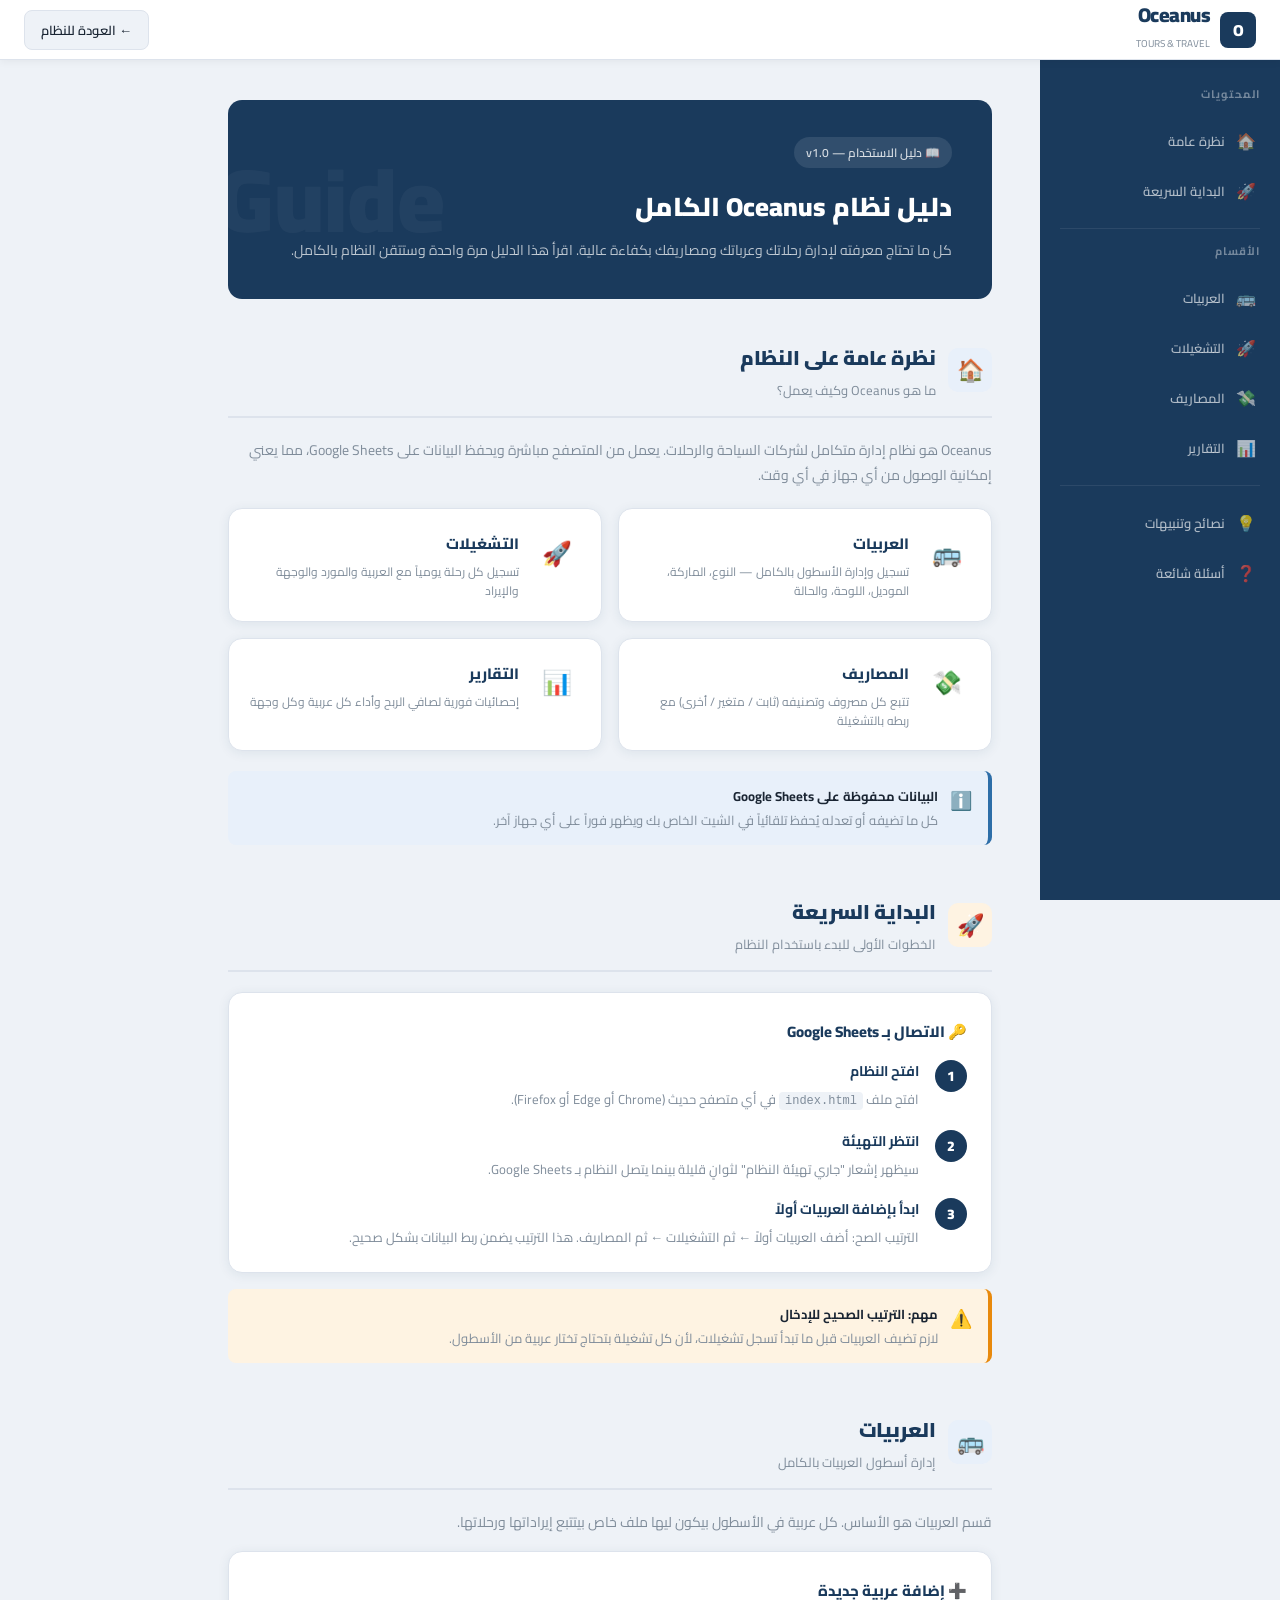
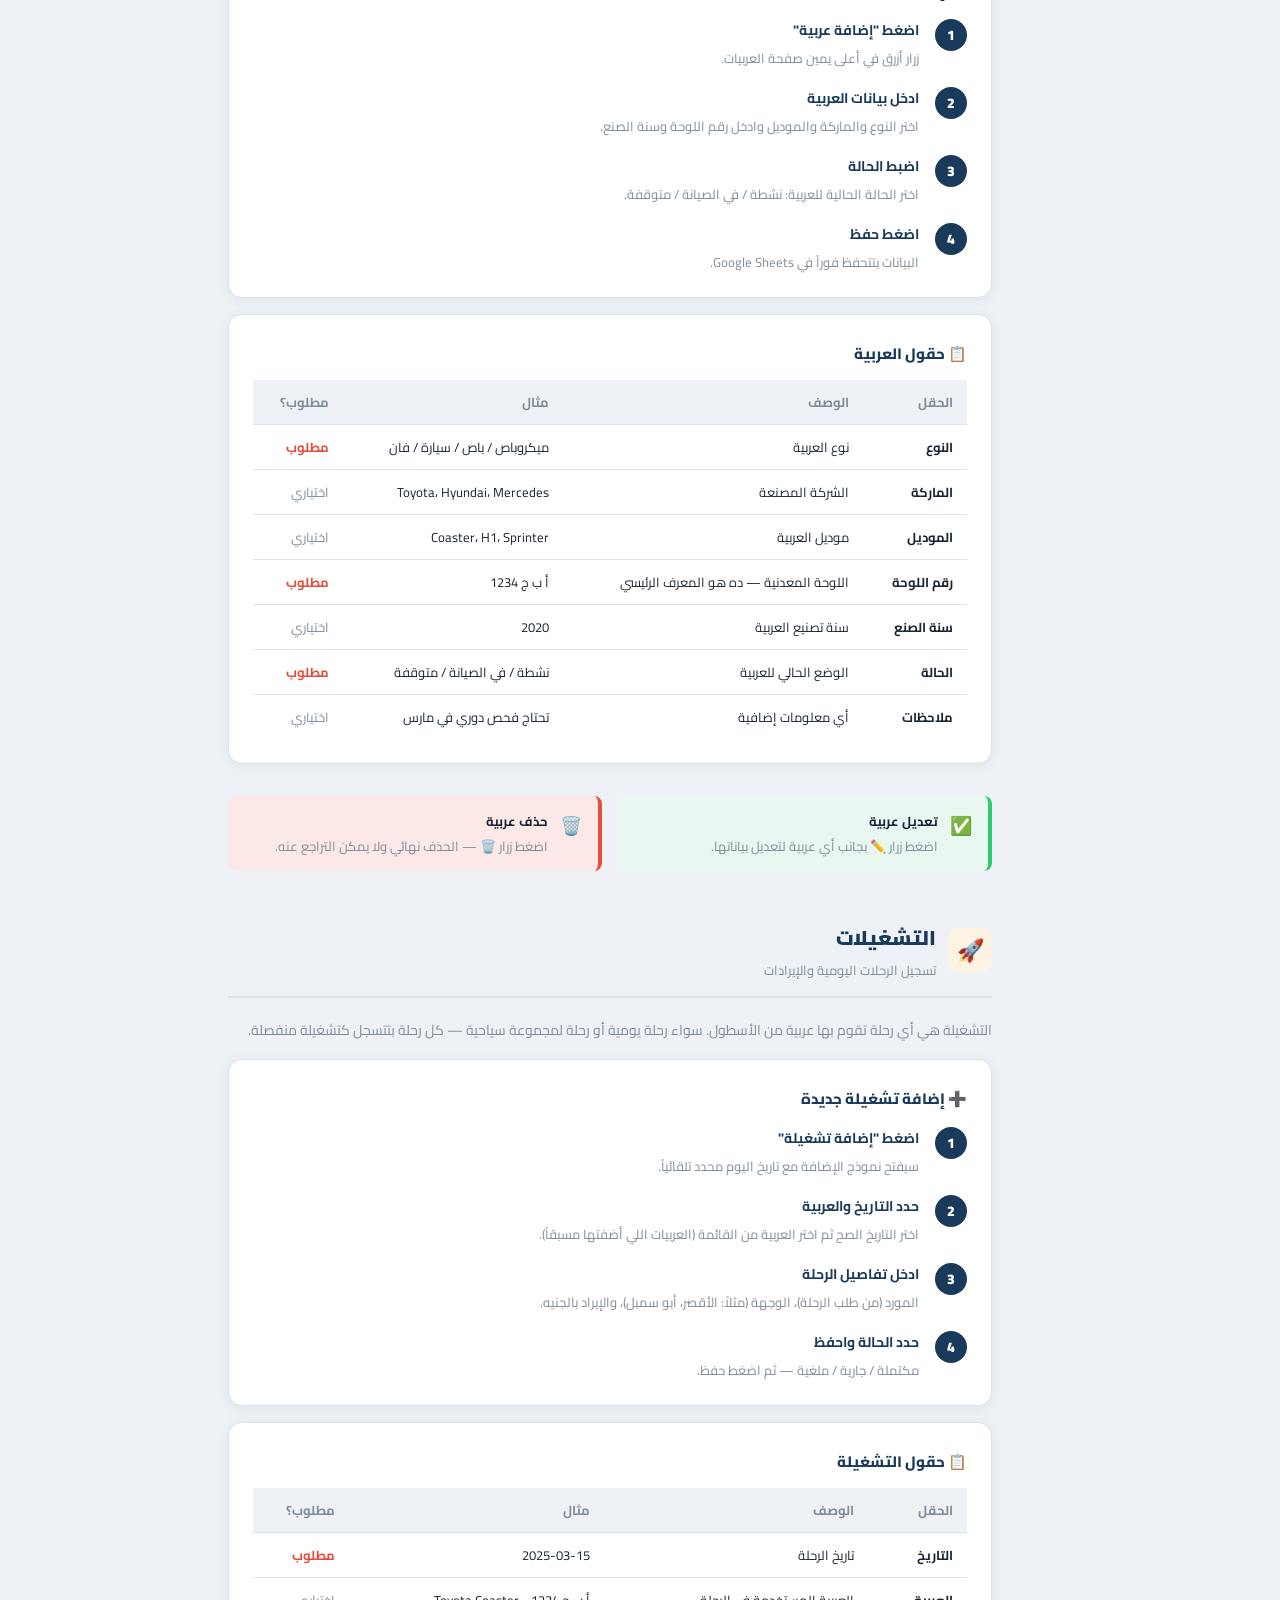
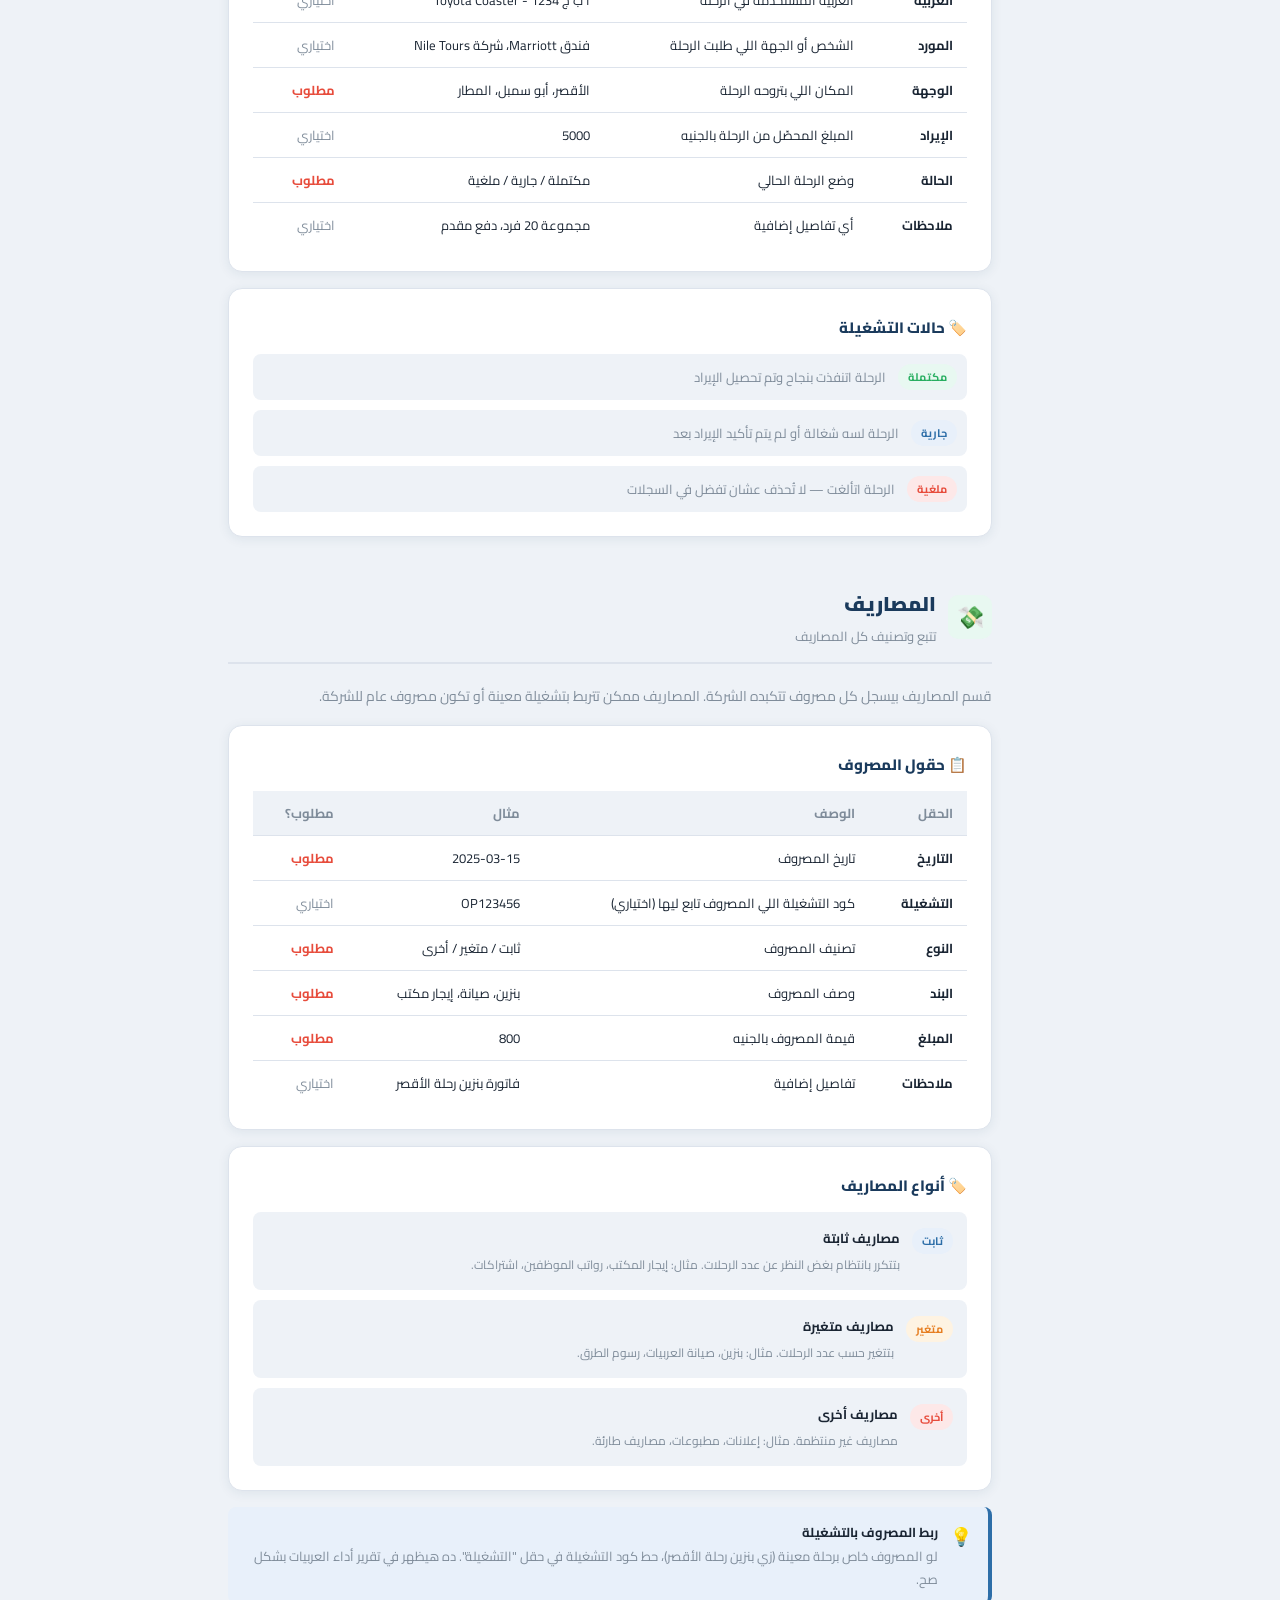
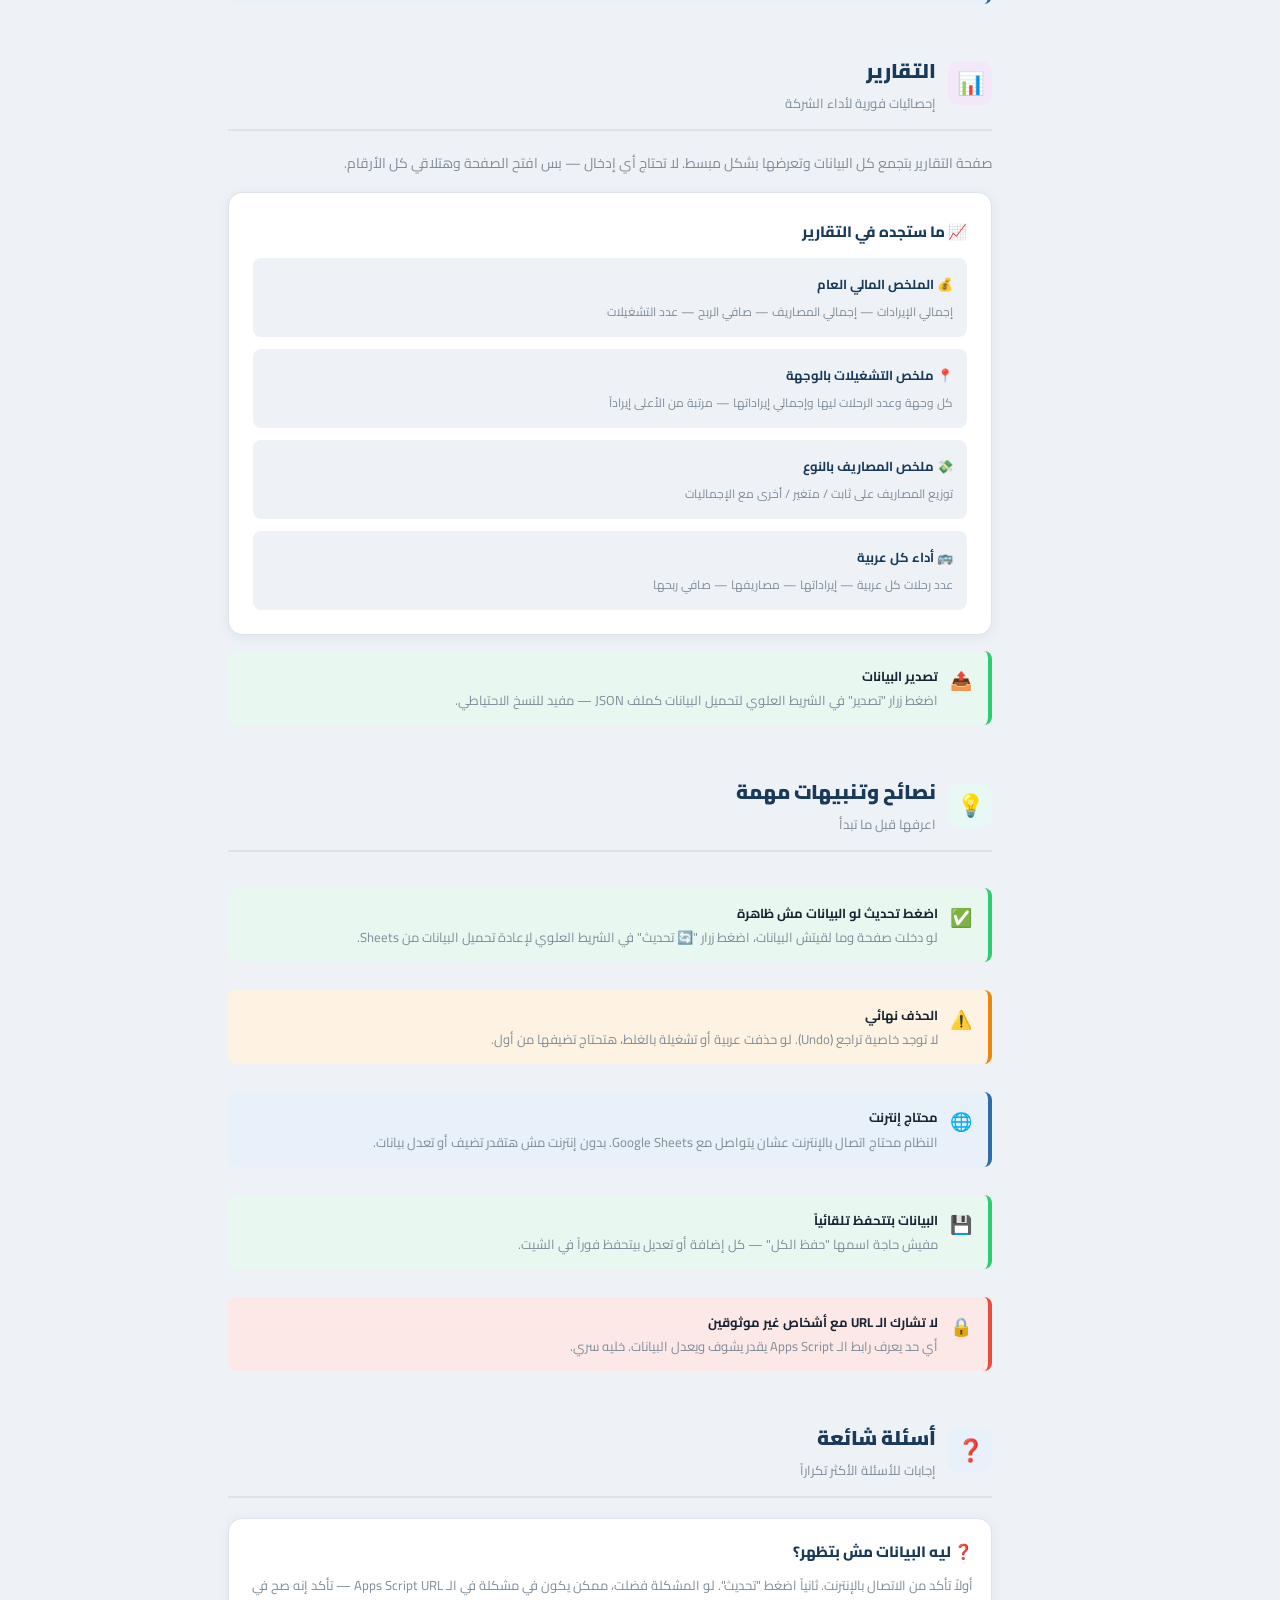
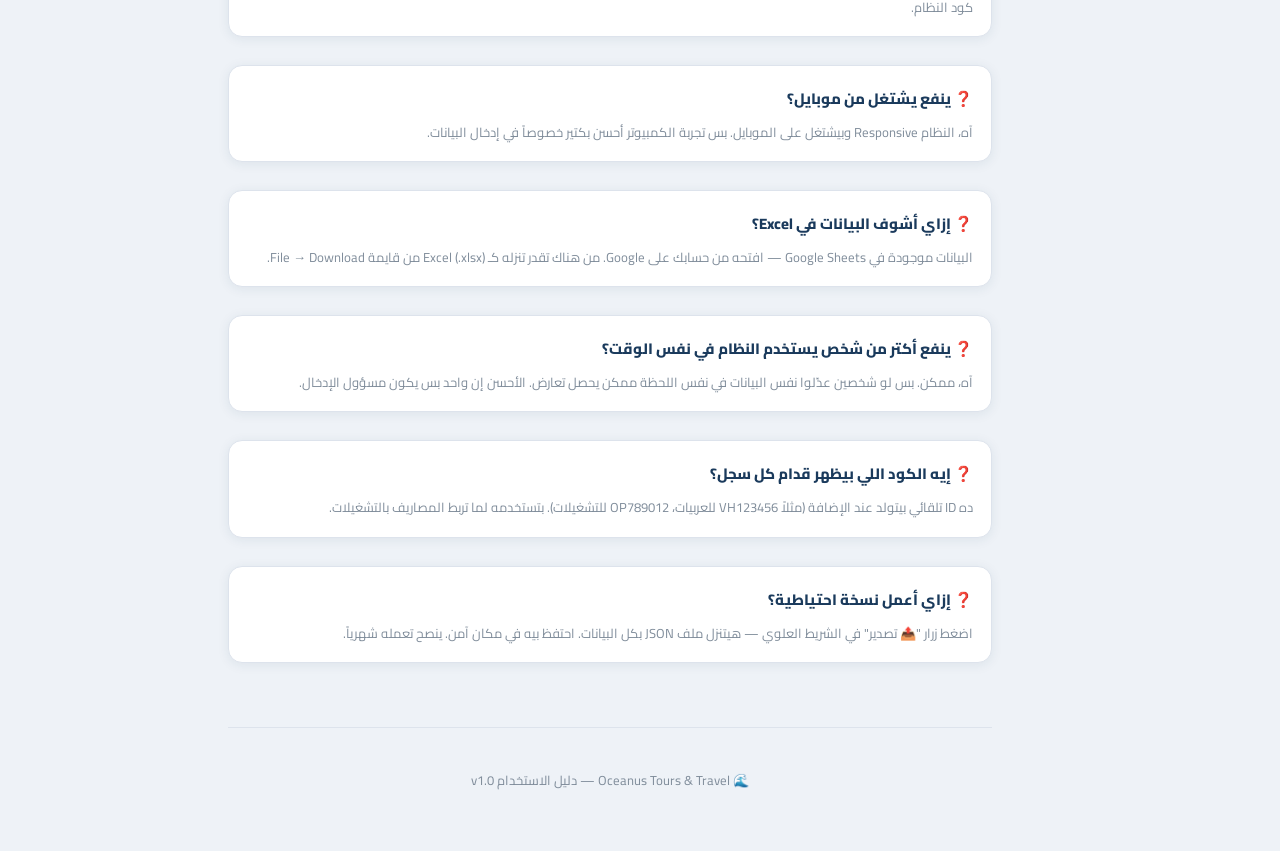
<file: guide.html>
<!DOCTYPE html>
<html lang="ar" dir="rtl">
<head>
<meta charset="UTF-8">
<meta name="viewport" content="width=device-width, initial-scale=1.0">
<title>Oceanus — دليل الاستخدام</title>
<link rel="preconnect" href="https://fonts.googleapis.com">
<link href="https://fonts.googleapis.com/css2?family=Cairo:wght@300;400;600;700;900&display=swap" rel="stylesheet">
<style>
:root {
  --primary: #1a3a5c;
  --primary-light: #234e7d;
  --accent-blue: #2d6ea8;
  --accent-orange: #e8890c;
  --accent-green: #2ecc71;
  --accent-red: #e74c3c;
  --accent-teal: #1abc9c;
  --bg: #eef2f7;
  --bg-card: #ffffff;
  --text: #1a2533;
  --text-muted: #7f8c9a;
  --border: #dde3ec;
  --shadow: 0 2px 12px rgba(26,58,92,0.08);
  --shadow-hover: 0 8px 24px rgba(26,58,92,0.15);
  --radius: 14px;
  --radius-sm: 8px;
  --topbar-height: 60px;
}
*{margin:0;padding:0;box-sizing:border-box}
body{font-family:'Cairo',sans-serif;background:var(--bg);color:var(--text);direction:rtl;min-height:100vh}

/* TOPBAR */
.topbar{position:fixed;top:0;left:0;right:0;height:var(--topbar-height);background:var(--bg-card);border-bottom:1px solid var(--border);display:flex;align-items:center;justify-content:space-between;padding:0 24px;z-index:100;box-shadow:0 2px 8px rgba(0,0,0,0.05)}
.topbar-logo{display:flex;align-items:center;gap:10px}
.logo-box{width:36px;height:36px;background:var(--primary);border-radius:8px;display:flex;align-items:center;justify-content:center;color:white;font-weight:900;font-size:16px}
.logo-text span{font-size:20px;font-weight:900;color:var(--primary);letter-spacing:-.5px;display:block;line-height:1.1}
.logo-text small{font-size:10px;color:var(--text-muted);font-weight:400}
.back-btn{display:flex;align-items:center;gap:6px;padding:7px 16px;border-radius:var(--radius-sm);border:1px solid var(--border);background:var(--bg);color:var(--text);font-family:'Cairo',sans-serif;font-size:13px;font-weight:600;cursor:pointer;text-decoration:none;transition:all .2s}
.back-btn:hover{background:var(--primary);color:white;border-color:var(--primary)}

/* LAYOUT */
.guide-layout{display:grid;grid-template-columns:240px 1fr;gap:0;margin-top:var(--topbar-height);min-height:calc(100vh - var(--topbar-height))}

/* SIDEBAR TOC */
.toc{position:sticky;top:var(--topbar-height);height:calc(100vh - var(--topbar-height));overflow-y:auto;background:var(--primary);padding:24px 0}
.toc-title{font-size:11px;font-weight:700;color:rgba(255,255,255,0.4);letter-spacing:1px;text-transform:uppercase;padding:0 20px;margin-bottom:12px}
.toc-item{display:flex;align-items:center;gap:10px;padding:10px 20px;color:rgba(255,255,255,0.65);cursor:pointer;font-size:13px;font-weight:600;border-right:3px solid transparent;transition:all .2s;text-decoration:none}
.toc-item:hover{background:rgba(255,255,255,0.08);color:white}
.toc-item.active{background:rgba(255,255,255,0.12);color:white;border-right-color:var(--accent-orange)}
.toc-item .toc-icon{font-size:16px;width:22px;text-align:center}
.toc-divider{height:1px;background:rgba(255,255,255,0.08);margin:12px 20px}

/* CONTENT */
.guide-content{padding:40px 48px;max-width:860px}

/* HERO */
.guide-hero{background:var(--primary);border-radius:var(--radius);padding:36px 40px;margin-bottom:40px;position:relative;overflow:hidden}
.guide-hero::before{content:'Guide';position:absolute;left:-10px;top:50%;transform:translateY(-50%);font-size:90px;font-weight:900;color:rgba(255,255,255,0.04);pointer-events:none}
.guide-hero h1{color:white;font-size:26px;font-weight:900;margin-bottom:8px}
.guide-hero p{color:rgba(255,255,255,0.7);font-size:14px;line-height:1.7}
.guide-hero .version{display:inline-flex;align-items:center;gap:6px;background:rgba(255,255,255,0.1);color:rgba(255,255,255,0.8);padding:4px 12px;border-radius:20px;font-size:12px;font-weight:600;margin-bottom:14px}

/* SECTION */
.guide-section{margin-bottom:48px;scroll-margin-top:80px}
.section-header{display:flex;align-items:center;gap:12px;margin-bottom:20px;padding-bottom:14px;border-bottom:2px solid var(--border)}
.section-icon{width:44px;height:44px;border-radius:10px;display:flex;align-items:center;justify-content:center;font-size:22px;flex-shrink:0}
.section-icon.blue{background:#e8f0fa}
.section-icon.orange{background:#fef3e2}
.section-icon.green{background:#e8f8f1}
.section-icon.red{background:#fde8e8}
.section-icon.purple{background:#f3e8fa}
.section-icon.teal{background:#e8f8f5}
.section-title{font-size:20px;font-weight:900;color:var(--primary)}
.section-subtitle{font-size:13px;color:var(--text-muted);margin-top:2px}

/* CARD */
.guide-card{background:var(--bg-card);border-radius:var(--radius);border:1px solid var(--border);box-shadow:var(--shadow);padding:24px;margin-bottom:16px}
.guide-card h3{font-size:15px;font-weight:800;color:var(--primary);margin-bottom:12px;display:flex;align-items:center;gap:8px}

/* STEPS */
.steps{counter-reset:step;display:flex;flex-direction:column;gap:16px}
.step{display:flex;gap:16px;align-items:flex-start}
.step-num{width:32px;height:32px;border-radius:50%;background:var(--primary);color:white;font-weight:900;font-size:14px;display:flex;align-items:center;justify-content:center;flex-shrink:0;margin-top:2px}
.step-body h4{font-size:14px;font-weight:700;color:var(--primary);margin-bottom:4px}
.step-body p{font-size:13px;color:var(--text-muted);line-height:1.7}

/* FIELDS TABLE */
.fields-table{width:100%;border-collapse:collapse;font-size:13px}
.fields-table th{background:var(--bg);color:var(--text-muted);font-weight:700;padding:10px 14px;text-align:right;border-bottom:1px solid var(--border)}
.fields-table td{padding:10px 14px;border-bottom:1px solid var(--border);color:var(--text);vertical-align:top}
.fields-table tr:last-child td{border-bottom:none}
.fields-table tr:hover td{background:#f8fafc}
.required{color:var(--accent-red);font-weight:700}
.optional{color:var(--text-muted)}

/* BADGE */
.badge{display:inline-flex;align-items:center;padding:3px 10px;border-radius:20px;font-size:11px;font-weight:700}
.badge-green{background:#e8f8f1;color:#27ae60}
.badge-orange{background:#fef3e2;color:#e67e22}
.badge-red{background:#fde8e8;color:#e74c3c}
.badge-blue{background:#e8f0fa;color:#2d6ea8}

/* TIP */
.tip{display:flex;gap:12px;padding:14px 16px;border-radius:var(--radius-sm);margin-top:16px;font-size:13px;line-height:1.7}
.tip.info{background:#e8f0fa;border-right:4px solid var(--accent-blue)}
.tip.warning{background:#fef3e2;border-right:4px solid var(--accent-orange)}
.tip.success{background:#e8f8f1;border-right:4px solid var(--accent-green)}
.tip.danger{background:#fde8e8;border-right:4px solid var(--accent-red)}
.tip-icon{font-size:18px;flex-shrink:0;margin-top:1px}
.tip-body strong{display:block;font-weight:700;margin-bottom:2px;color:var(--text)}
.tip-body span{color:var(--text-muted)}

/* GRID */
.info-grid{display:grid;grid-template-columns:1fr 1fr;gap:16px}
@media(max-width:640px){.info-grid{grid-template-columns:1fr}}

/* MODULE CARD */
.module-card{background:var(--bg-card);border-radius:var(--radius);border:1px solid var(--border);box-shadow:var(--shadow);padding:20px;display:flex;align-items:flex-start;gap:14px;transition:box-shadow .2s}
.module-card:hover{box-shadow:var(--shadow-hover)}
.module-card .m-icon{width:48px;height:48px;border-radius:10px;display:flex;align-items:center;justify-content:center;font-size:24px;flex-shrink:0}
.module-card .m-info h4{font-size:15px;font-weight:800;color:var(--primary);margin-bottom:4px}
.module-card .m-info p{font-size:12px;color:var(--text-muted);line-height:1.6}

/* SHORTCUT */
.shortcuts{display:grid;grid-template-columns:1fr 1fr;gap:10px}
.shortcut{display:flex;align-items:center;justify-content:space-between;padding:10px 14px;background:var(--bg);border-radius:var(--radius-sm);font-size:13px}
.shortcut span{color:var(--text-muted)}
.kbd{background:var(--bg-card);border:1px solid var(--border);border-radius:4px;padding:2px 8px;font-size:12px;font-weight:700;color:var(--primary);box-shadow:0 1px 3px rgba(0,0,0,0.1)}

@media(max-width:900px){
  .guide-layout{grid-template-columns:1fr}
  .toc{display:none}
  .guide-content{padding:24px 20px}
}
</style>
</head>
<body>

<!-- TOPBAR -->
<div class="topbar">
  <div class="topbar-logo">
    <div class="logo-box">O</div>
    <div class="logo-text">
      <span>Oceanus</span>
      <small>TOURS & TRAVEL</small>
    </div>
  </div>
  <a href="index.html" class="back-btn">← العودة للنظام</a>
</div>

<div class="guide-layout">

  <!-- TOC SIDEBAR -->
  <nav class="toc">
    <div class="toc-title">المحتويات</div>
    <a class="toc-item active" href="#overview" onclick="setActive(this)"><span class="toc-icon">🏠</span> نظرة عامة</a>
    <a class="toc-item" href="#start" onclick="setActive(this)"><span class="toc-icon">🚀</span> البداية السريعة</a>
    <div class="toc-divider"></div>
    <div class="toc-title">الأقسام</div>
    <a class="toc-item" href="#vehicles" onclick="setActive(this)"><span class="toc-icon">🚌</span> العربيات</a>
    <a class="toc-item" href="#operations" onclick="setActive(this)"><span class="toc-icon">🚀</span> التشغيلات</a>
    <a class="toc-item" href="#expenses" onclick="setActive(this)"><span class="toc-icon">💸</span> المصاريف</a>
    <a class="toc-item" href="#reports" onclick="setActive(this)"><span class="toc-icon">📊</span> التقارير</a>
    <div class="toc-divider"></div>
    <a class="toc-item" href="#tips" onclick="setActive(this)"><span class="toc-icon">💡</span> نصائح وتنبيهات</a>
    <a class="toc-item" href="#faq" onclick="setActive(this)"><span class="toc-icon">❓</span> أسئلة شائعة</a>
  </nav>

  <!-- MAIN CONTENT -->
  <main class="guide-content">

    <!-- HERO -->
    <div class="guide-hero">
      <div class="version">📖 دليل الاستخدام — v1.0</div>
      <h1>دليل نظام Oceanus الكامل</h1>
      <p>كل ما تحتاج معرفته لإدارة رحلاتك وعرباتك ومصاريفك بكفاءة عالية. اقرأ هذا الدليل مرة واحدة وستتقن النظام بالكامل.</p>
    </div>

    <!-- OVERVIEW -->
    <section class="guide-section" id="overview">
      <div class="section-header">
        <div class="section-icon blue">🏠</div>
        <div>
          <div class="section-title">نظرة عامة على النظام</div>
          <div class="section-subtitle">ما هو Oceanus وكيف يعمل؟</div>
        </div>
      </div>

      <p style="font-size:14px;line-height:1.8;color:var(--text-muted);margin-bottom:20px">
        Oceanus هو نظام إدارة متكامل لشركات السياحة والرحلات. يعمل من المتصفح مباشرة ويحفظ البيانات على Google Sheets، مما يعني إمكانية الوصول من أي جهاز في أي وقت.
      </p>

      <div class="info-grid">
        <div class="module-card">
          <div class="m-icon blue">🚌</div>
          <div class="m-info"><h4>العربيات</h4><p>تسجيل وإدارة الأسطول بالكامل — النوع، الماركة، الموديل، اللوحة، والحالة</p></div>
        </div>
        <div class="module-card">
          <div class="m-icon orange">🚀</div>
          <div class="m-info"><h4>التشغيلات</h4><p>تسجيل كل رحلة يومياً مع العربية والمورد والوجهة والإيراد</p></div>
        </div>
        <div class="module-card">
          <div class="m-icon green">💸</div>
          <div class="m-info"><h4>المصاريف</h4><p>تتبع كل مصروف وتصنيفه (ثابت / متغير / أخرى) مع ربطه بالتشغيلة</p></div>
        </div>
        <div class="module-card">
          <div class="m-icon purple">📊</div>
          <div class="m-info"><h4>التقارير</h4><p>إحصائيات فورية لصافي الربح وأداء كل عربية وكل وجهة</p></div>
        </div>
      </div>

      <div class="tip info" style="margin-top:20px">
        <span class="tip-icon">ℹ️</span>
        <div class="tip-body">
          <strong>البيانات محفوظة على Google Sheets</strong>
          <span>كل ما تضيفه أو تعدله يُحفظ تلقائياً في الشيت الخاص بك ويظهر فوراً على أي جهاز آخر.</span>
        </div>
      </div>
    </section>

    <!-- START -->
    <section class="guide-section" id="start">
      <div class="section-header">
        <div class="section-icon orange">🚀</div>
        <div>
          <div class="section-title">البداية السريعة</div>
          <div class="section-subtitle">الخطوات الأولى للبدء باستخدام النظام</div>
        </div>
      </div>

      <div class="guide-card">
        <h3>🔑 الاتصال بـ Google Sheets</h3>
        <div class="steps">
          <div class="step">
            <div class="step-num">1</div>
            <div class="step-body">
              <h4>افتح النظام</h4>
              <p>افتح ملف <code style="background:var(--bg);padding:2px 6px;border-radius:4px;font-size:12px">index.html</code> في أي متصفح حديث (Chrome أو Edge أو Firefox).</p>
            </div>
          </div>
          <div class="step">
            <div class="step-num">2</div>
            <div class="step-body">
              <h4>انتظر التهيئة</h4>
              <p>سيظهر إشعار "جاري تهيئة النظام" لثوانٍ قليلة بينما يتصل النظام بـ Google Sheets.</p>
            </div>
          </div>
          <div class="step">
            <div class="step-num">3</div>
            <div class="step-body">
              <h4>ابدأ بإضافة العربيات أولاً</h4>
              <p>الترتيب الصح: أضف العربيات أولاً ← ثم التشغيلات ← ثم المصاريف. هذا الترتيب يضمن ربط البيانات بشكل صحيح.</p>
            </div>
          </div>
        </div>
      </div>

      <div class="tip warning">
        <span class="tip-icon">⚠️</span>
        <div class="tip-body">
          <strong>مهم: الترتيب الصحيح للإدخال</strong>
          <span>لازم تضيف العربيات قبل ما تبدأ تسجل تشغيلات، لأن كل تشغيلة بتحتاج تختار عربية من الأسطول.</span>
        </div>
      </div>
    </section>

    <!-- VEHICLES -->
    <section class="guide-section" id="vehicles">
      <div class="section-header">
        <div class="section-icon blue">🚌</div>
        <div>
          <div class="section-title">العربيات</div>
          <div class="section-subtitle">إدارة أسطول العربيات بالكامل</div>
        </div>
      </div>

      <p style="font-size:14px;line-height:1.8;color:var(--text-muted);margin-bottom:16px">
        قسم العربيات هو الأساس. كل عربية في الأسطول بيكون ليها ملف خاص بيتتبع إيراداتها ورحلاتها.
      </p>

      <div class="guide-card">
        <h3>➕ إضافة عربية جديدة</h3>
        <div class="steps">
          <div class="step">
            <div class="step-num">1</div>
            <div class="step-body"><h4>اضغط "إضافة عربية"</h4><p>زرار أزرق في أعلى يمين صفحة العربيات.</p></div>
          </div>
          <div class="step">
            <div class="step-num">2</div>
            <div class="step-body"><h4>ادخل بيانات العربية</h4><p>اختر النوع والماركة والموديل وادخل رقم اللوحة وسنة الصنع.</p></div>
          </div>
          <div class="step">
            <div class="step-num">3</div>
            <div class="step-body"><h4>اضبط الحالة</h4><p>اختر الحالة الحالية للعربية: نشطة / في الصيانة / متوقفة.</p></div>
          </div>
          <div class="step">
            <div class="step-num">4</div>
            <div class="step-body"><h4>اضغط حفظ</h4><p>البيانات بتتحفظ فوراً في Google Sheets.</p></div>
          </div>
        </div>
      </div>

      <div class="guide-card">
        <h3>📋 حقول العربية</h3>
        <table class="fields-table">
          <thead><tr><th>الحقل</th><th>الوصف</th><th>مثال</th><th>مطلوب؟</th></tr></thead>
          <tbody>
            <tr><td><strong>النوع</strong></td><td>نوع العربية</td><td>ميكروباص / باص / سيارة / فان</td><td><span class="required">مطلوب</span></td></tr>
            <tr><td><strong>الماركة</strong></td><td>الشركة المصنعة</td><td>Toyota، Hyundai، Mercedes</td><td><span class="optional">اختياري</span></td></tr>
            <tr><td><strong>الموديل</strong></td><td>موديل العربية</td><td>Coaster، H1، Sprinter</td><td><span class="optional">اختياري</span></td></tr>
            <tr><td><strong>رقم اللوحة</strong></td><td>اللوحة المعدنية — ده هو المعرف الرئيسي</td><td>أ ب ج 1234</td><td><span class="required">مطلوب</span></td></tr>
            <tr><td><strong>سنة الصنع</strong></td><td>سنة تصنيع العربية</td><td>2020</td><td><span class="optional">اختياري</span></td></tr>
            <tr><td><strong>الحالة</strong></td><td>الوضع الحالي للعربية</td><td>نشطة / في الصيانة / متوقفة</td><td><span class="required">مطلوب</span></td></tr>
            <tr><td><strong>ملاحظات</strong></td><td>أي معلومات إضافية</td><td>تحتاج فحص دوري في مارس</td><td><span class="optional">اختياري</span></td></tr>
          </tbody>
        </table>
      </div>

      <div class="info-grid">
        <div class="tip success">
          <span class="tip-icon">✅</span>
          <div class="tip-body"><strong>تعديل عربية</strong><span>اضغط زرار ✏️ بجانب أي عربية لتعديل بياناتها.</span></div>
        </div>
        <div class="tip danger">
          <span class="tip-icon">🗑️</span>
          <div class="tip-body"><strong>حذف عربية</strong><span>اضغط زرار 🗑️ — الحذف نهائي ولا يمكن التراجع عنه.</span></div>
        </div>
      </div>
    </section>

    <!-- OPERATIONS -->
    <section class="guide-section" id="operations">
      <div class="section-header">
        <div class="section-icon orange">🚀</div>
        <div>
          <div class="section-title">التشغيلات</div>
          <div class="section-subtitle">تسجيل الرحلات اليومية والإيرادات</div>
        </div>
      </div>

      <p style="font-size:14px;line-height:1.8;color:var(--text-muted);margin-bottom:16px">
        التشغيلة هي أي رحلة تقوم بها عربية من الأسطول. سواء رحلة يومية أو رحلة لمجموعة سياحية — كل رحلة بتتسجل كتشغيلة منفصلة.
      </p>

      <div class="guide-card">
        <h3>➕ إضافة تشغيلة جديدة</h3>
        <div class="steps">
          <div class="step">
            <div class="step-num">1</div>
            <div class="step-body"><h4>اضغط "إضافة تشغيلة"</h4><p>سيفتح نموذج الإضافة مع تاريخ اليوم محدد تلقائياً.</p></div>
          </div>
          <div class="step">
            <div class="step-num">2</div>
            <div class="step-body"><h4>حدد التاريخ والعربية</h4><p>اختر التاريخ الصح ثم اختر العربية من القائمة (العربيات اللي أضفتها مسبقاً).</p></div>
          </div>
          <div class="step">
            <div class="step-num">3</div>
            <div class="step-body"><h4>ادخل تفاصيل الرحلة</h4><p>المورد (من طلب الرحلة)، الوجهة (مثلاً: الأقصر، أبو سمبل)، والإيراد بالجنيه.</p></div>
          </div>
          <div class="step">
            <div class="step-num">4</div>
            <div class="step-body"><h4>حدد الحالة واحفظ</h4><p>مكتملة / جارية / ملغية — ثم اضغط حفظ.</p></div>
          </div>
        </div>
      </div>

      <div class="guide-card">
        <h3>📋 حقول التشغيلة</h3>
        <table class="fields-table">
          <thead><tr><th>الحقل</th><th>الوصف</th><th>مثال</th><th>مطلوب؟</th></tr></thead>
          <tbody>
            <tr><td><strong>التاريخ</strong></td><td>تاريخ الرحلة</td><td>2025-03-15</td><td><span class="required">مطلوب</span></td></tr>
            <tr><td><strong>العربية</strong></td><td>العربية المستخدمة في الرحلة</td><td>أ ب ج 1234 - Toyota Coaster</td><td><span class="optional">اختياري</span></td></tr>
            <tr><td><strong>المورد</strong></td><td>الشخص أو الجهة اللي طلبت الرحلة</td><td>فندق Marriott، شركة Nile Tours</td><td><span class="optional">اختياري</span></td></tr>
            <tr><td><strong>الوجهة</strong></td><td>المكان اللي بتروحه الرحلة</td><td>الأقصر، أبو سمبل، المطار</td><td><span class="required">مطلوب</span></td></tr>
            <tr><td><strong>الإيراد</strong></td><td>المبلغ المحصّل من الرحلة بالجنيه</td><td>5000</td><td><span class="optional">اختياري</span></td></tr>
            <tr><td><strong>الحالة</strong></td><td>وضع الرحلة الحالي</td><td>مكتملة / جارية / ملغية</td><td><span class="required">مطلوب</span></td></tr>
            <tr><td><strong>ملاحظات</strong></td><td>أي تفاصيل إضافية</td><td>مجموعة 20 فرد، دفع مقدم</td><td><span class="optional">اختياري</span></td></tr>
          </tbody>
        </table>
      </div>

      <div class="guide-card">
        <h3>🏷️ حالات التشغيلة</h3>
        <div style="display:flex;flex-direction:column;gap:10px">
          <div style="display:flex;align-items:center;gap:12px;padding:10px;background:var(--bg);border-radius:var(--radius-sm)">
            <span class="badge badge-green">مكتملة</span>
            <span style="font-size:13px;color:var(--text-muted)">الرحلة اتنفذت بنجاح وتم تحصيل الإيراد</span>
          </div>
          <div style="display:flex;align-items:center;gap:12px;padding:10px;background:var(--bg);border-radius:var(--radius-sm)">
            <span class="badge badge-blue">جارية</span>
            <span style="font-size:13px;color:var(--text-muted)">الرحلة لسه شغالة أو لم يتم تأكيد الإيراد بعد</span>
          </div>
          <div style="display:flex;align-items:center;gap:12px;padding:10px;background:var(--bg);border-radius:var(--radius-sm)">
            <span class="badge badge-red">ملغية</span>
            <span style="font-size:13px;color:var(--text-muted)">الرحلة اتألغت — لا تُحذف عشان تفضل في السجلات</span>
          </div>
        </div>
      </div>
    </section>

    <!-- EXPENSES -->
    <section class="guide-section" id="expenses">
      <div class="section-header">
        <div class="section-icon green">💸</div>
        <div>
          <div class="section-title">المصاريف</div>
          <div class="section-subtitle">تتبع وتصنيف كل المصاريف</div>
        </div>
      </div>

      <p style="font-size:14px;line-height:1.8;color:var(--text-muted);margin-bottom:16px">
        قسم المصاريف بيسجل كل مصروف تتكبده الشركة. المصاريف ممكن تتربط بتشغيلة معينة أو تكون مصروف عام للشركة.
      </p>

      <div class="guide-card">
        <h3>📋 حقول المصروف</h3>
        <table class="fields-table">
          <thead><tr><th>الحقل</th><th>الوصف</th><th>مثال</th><th>مطلوب؟</th></tr></thead>
          <tbody>
            <tr><td><strong>التاريخ</strong></td><td>تاريخ المصروف</td><td>2025-03-15</td><td><span class="required">مطلوب</span></td></tr>
            <tr><td><strong>التشغيلة</strong></td><td>كود التشغيلة اللي المصروف تابع ليها (اختياري)</td><td>OP123456</td><td><span class="optional">اختياري</span></td></tr>
            <tr><td><strong>النوع</strong></td><td>تصنيف المصروف</td><td>ثابت / متغير / أخرى</td><td><span class="required">مطلوب</span></td></tr>
            <tr><td><strong>البند</strong></td><td>وصف المصروف</td><td>بنزين، صيانة، إيجار مكتب</td><td><span class="required">مطلوب</span></td></tr>
            <tr><td><strong>المبلغ</strong></td><td>قيمة المصروف بالجنيه</td><td>800</td><td><span class="required">مطلوب</span></td></tr>
            <tr><td><strong>ملاحظات</strong></td><td>تفاصيل إضافية</td><td>فاتورة بنزين رحلة الأقصر</td><td><span class="optional">اختياري</span></td></tr>
          </tbody>
        </table>
      </div>

      <div class="guide-card">
        <h3>🏷️ أنواع المصاريف</h3>
        <div style="display:flex;flex-direction:column;gap:10px">
          <div style="display:flex;align-items:flex-start;gap:12px;padding:14px;background:var(--bg);border-radius:var(--radius-sm)">
            <span class="badge badge-blue" style="margin-top:2px">ثابت</span>
            <div>
              <div style="font-size:13px;font-weight:700;color:var(--text);margin-bottom:3px">مصاريف ثابتة</div>
              <div style="font-size:12px;color:var(--text-muted)">بتتكرر بانتظام بغض النظر عن عدد الرحلات. مثال: إيجار المكتب، رواتب الموظفين، اشتراكات.</div>
            </div>
          </div>
          <div style="display:flex;align-items:flex-start;gap:12px;padding:14px;background:var(--bg);border-radius:var(--radius-sm)">
            <span class="badge badge-orange" style="margin-top:2px">متغير</span>
            <div>
              <div style="font-size:13px;font-weight:700;color:var(--text);margin-bottom:3px">مصاريف متغيرة</div>
              <div style="font-size:12px;color:var(--text-muted)">بتتغير حسب عدد الرحلات. مثال: بنزين، صيانة العربيات، رسوم الطرق.</div>
            </div>
          </div>
          <div style="display:flex;align-items:flex-start;gap:12px;padding:14px;background:var(--bg);border-radius:var(--radius-sm)">
            <span class="badge badge-red" style="margin-top:2px">أخرى</span>
            <div>
              <div style="font-size:13px;font-weight:700;color:var(--text);margin-bottom:3px">مصاريف أخرى</div>
              <div style="font-size:12px;color:var(--text-muted)">مصاريف غير منتظمة. مثال: إعلانات، مطبوعات، مصاريف طارئة.</div>
            </div>
          </div>
        </div>
      </div>

      <div class="tip info">
        <span class="tip-icon">💡</span>
        <div class="tip-body">
          <strong>ربط المصروف بالتشغيلة</strong>
          <span>لو المصروف خاص برحلة معينة (زي بنزين رحلة الأقصر)، حط كود التشغيلة في حقل "التشغيلة". ده هيظهر في تقرير أداء العربيات بشكل صح.</span>
        </div>
      </div>
    </section>

    <!-- REPORTS -->
    <section class="guide-section" id="reports">
      <div class="section-header">
        <div class="section-icon purple">📊</div>
        <div>
          <div class="section-title">التقارير</div>
          <div class="section-subtitle">إحصائيات فورية لأداء الشركة</div>
        </div>
      </div>

      <p style="font-size:14px;line-height:1.8;color:var(--text-muted);margin-bottom:16px">
        صفحة التقارير بتجمع كل البيانات وتعرضها بشكل مبسط. لا تحتاج أي إدخال — بس افتح الصفحة وهتلاقي كل الأرقام.
      </p>

      <div class="guide-card">
        <h3>📈 ما ستجده في التقارير</h3>
        <div style="display:flex;flex-direction:column;gap:12px">
          <div style="padding:14px;background:var(--bg);border-radius:var(--radius-sm)">
            <div style="font-size:13px;font-weight:700;color:var(--primary);margin-bottom:4px">💰 الملخص المالي العام</div>
            <div style="font-size:12px;color:var(--text-muted)">إجمالي الإيرادات — إجمالي المصاريف — صافي الربح — عدد التشغيلات</div>
          </div>
          <div style="padding:14px;background:var(--bg);border-radius:var(--radius-sm)">
            <div style="font-size:13px;font-weight:700;color:var(--primary);margin-bottom:4px">📍 ملخص التشغيلات بالوجهة</div>
            <div style="font-size:12px;color:var(--text-muted)">كل وجهة وعدد الرحلات ليها وإجمالي إيراداتها — مرتبة من الأعلى إيراداً</div>
          </div>
          <div style="padding:14px;background:var(--bg);border-radius:var(--radius-sm)">
            <div style="font-size:13px;font-weight:700;color:var(--primary);margin-bottom:4px">💸 ملخص المصاريف بالنوع</div>
            <div style="font-size:12px;color:var(--text-muted)">توزيع المصاريف على ثابت / متغير / أخرى مع الإجماليات</div>
          </div>
          <div style="padding:14px;background:var(--bg);border-radius:var(--radius-sm)">
            <div style="font-size:13px;font-weight:700;color:var(--primary);margin-bottom:4px">🚌 أداء كل عربية</div>
            <div style="font-size:12px;color:var(--text-muted)">عدد رحلات كل عربية — إيراداتها — مصاريفها — صافي ربحها</div>
          </div>
        </div>
      </div>

      <div class="tip success">
        <span class="tip-icon">📤</span>
        <div class="tip-body">
          <strong>تصدير البيانات</strong>
          <span>اضغط زرار "تصدير" في الشريط العلوي لتحميل البيانات كملف JSON — مفيد للنسخ الاحتياطي.</span>
        </div>
      </div>
    </section>

    <!-- TIPS -->
    <section class="guide-section" id="tips">
      <div class="section-header">
        <div class="section-icon teal">💡</div>
        <div>
          <div class="section-title">نصائح وتنبيهات مهمة</div>
          <div class="section-subtitle">اعرفها قبل ما تبدأ</div>
        </div>
      </div>

      <div style="display:flex;flex-direction:column;gap:12px">
        <div class="tip success">
          <span class="tip-icon">✅</span>
          <div class="tip-body"><strong>اضغط تحديث لو البيانات مش ظاهرة</strong><span>لو دخلت صفحة وما لقيتش البيانات، اضغط زرار "🔄 تحديث" في الشريط العلوي لإعادة تحميل البيانات من Sheets.</span></div>
        </div>
        <div class="tip warning">
          <span class="tip-icon">⚠️</span>
          <div class="tip-body"><strong>الحذف نهائي</strong><span>لا توجد خاصية تراجع (Undo). لو حذفت عربية أو تشغيلة بالغلط، هتحتاج تضيفها من أول.</span></div>
        </div>
        <div class="tip info">
          <span class="tip-icon">🌐</span>
          <div class="tip-body"><strong>محتاج إنترنت</strong><span>النظام محتاج اتصال بالإنترنت عشان يتواصل مع Google Sheets. بدون إنترنت مش هتقدر تضيف أو تعدل بيانات.</span></div>
        </div>
        <div class="tip success">
          <span class="tip-icon">💾</span>
          <div class="tip-body"><strong>البيانات بتتحفظ تلقائياً</strong><span>مفيش حاجة اسمها "حفظ الكل" — كل إضافة أو تعديل بيتحفظ فوراً في الشيت.</span></div>
        </div>
        <div class="tip danger">
          <span class="tip-icon">🔒</span>
          <div class="tip-body"><strong>لا تشارك الـ URL مع أشخاص غير موثوقين</strong><span>أي حد يعرف رابط الـ Apps Script يقدر يشوف ويعدل البيانات. خليه سري.</span></div>
        </div>
      </div>
    </section>

    <!-- FAQ -->
    <section class="guide-section" id="faq">
      <div class="section-header">
        <div class="section-icon blue">❓</div>
        <div>
          <div class="section-title">أسئلة شائعة</div>
          <div class="section-subtitle">إجابات للأسئلة الأكثر تكراراً</div>
        </div>
      </div>

      <div style="display:flex;flex-direction:column;gap:12px">
        <div class="guide-card" style="padding:18px">
          <h3 style="margin-bottom:8px">❓ ليه البيانات مش بتظهر؟</h3>
          <p style="font-size:13px;color:var(--text-muted);line-height:1.7">أولاً تأكد من الاتصال بالإنترنت. ثانياً اضغط "تحديث". لو المشكلة فضلت، ممكن يكون في مشكلة في الـ Apps Script URL — تأكد إنه صح في كود النظام.</p>
        </div>
        <div class="guide-card" style="padding:18px">
          <h3 style="margin-bottom:8px">❓ ينفع يشتغل من موبايل؟</h3>
          <p style="font-size:13px;color:var(--text-muted);line-height:1.7">آه، النظام Responsive وبيشتغل على الموبايل. بس تجربة الكمبيوتر أحسن بكتير خصوصاً في إدخال البيانات.</p>
        </div>
        <div class="guide-card" style="padding:18px">
          <h3 style="margin-bottom:8px">❓ إزاي أشوف البيانات في Excel؟</h3>
          <p style="font-size:13px;color:var(--text-muted);line-height:1.7">البيانات موجودة في Google Sheets — افتحه من حسابك على Google. من هناك تقدر تنزله كـ Excel (.xlsx) من قايمة File → Download.</p>
        </div>
        <div class="guide-card" style="padding:18px">
          <h3 style="margin-bottom:8px">❓ ينفع أكتر من شخص يستخدم النظام في نفس الوقت؟</h3>
          <p style="font-size:13px;color:var(--text-muted);line-height:1.7">آه، ممكن. بس لو شخصين عدّلوا نفس البيانات في نفس اللحظة ممكن يحصل تعارض. الأحسن إن واحد بس يكون مسؤول الإدخال.</p>
        </div>
        <div class="guide-card" style="padding:18px">
          <h3 style="margin-bottom:8px">❓ إيه الكود اللي بيظهر قدام كل سجل؟</h3>
          <p style="font-size:13px;color:var(--text-muted);line-height:1.7">ده ID تلقائي بيتولد عند الإضافة (مثلاً VH123456 للعربيات، OP789012 للتشغيلات). بتستخدمه لما تربط المصاريف بالتشغيلات.</p>
        </div>
        <div class="guide-card" style="padding:18px">
          <h3 style="margin-bottom:8px">❓ إزاي أعمل نسخة احتياطية؟</h3>
          <p style="font-size:13px;color:var(--text-muted);line-height:1.7">اضغط زرار "📤 تصدير" في الشريط العلوي — هيتنزل ملف JSON بكل البيانات. احتفظ بيه في مكان آمن. ينصح تعمله شهرياً.</p>
        </div>
      </div>
    </section>

    <div style="text-align:center;padding:40px 0 20px;color:var(--text-muted);font-size:13px;border-top:1px solid var(--border)">
      🌊 Oceanus Tours & Travel — دليل الاستخدام v1.0
    </div>

  </main>
</div>

<script>
function setActive(el) {
  document.querySelectorAll('.toc-item').forEach(i => i.classList.remove('active'));
  el.classList.add('active');
}

// Auto highlight active section on scroll
const sections = document.querySelectorAll('.guide-section');
const tocItems = document.querySelectorAll('.toc-item');

window.addEventListener('scroll', () => {
  let current = '';
  sections.forEach(s => {
    if (window.scrollY >= s.offsetTop - 100) current = s.id;
  });
  tocItems.forEach(item => {
    item.classList.remove('active');
    if (item.getAttribute('href') === '#' + current) item.classList.add('active');
  });
});
</script>
</body>
</html>
</file>
